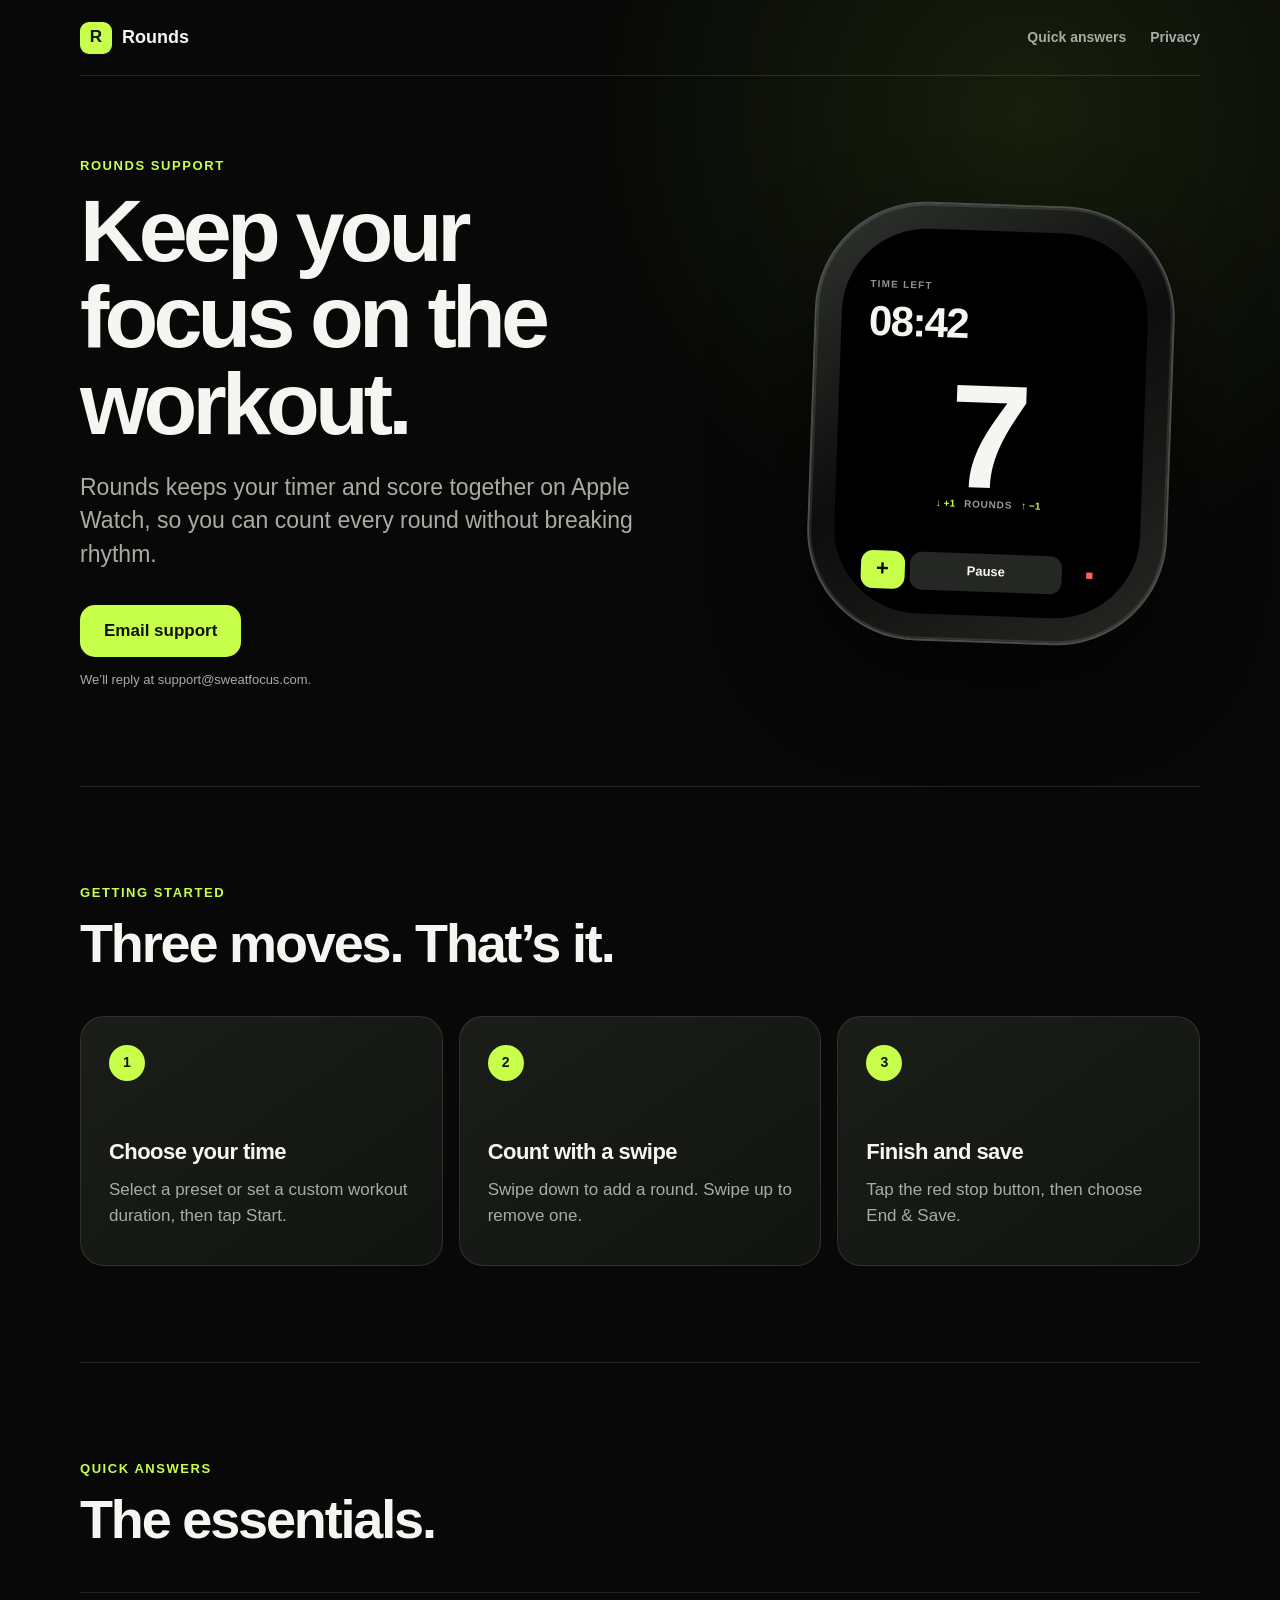
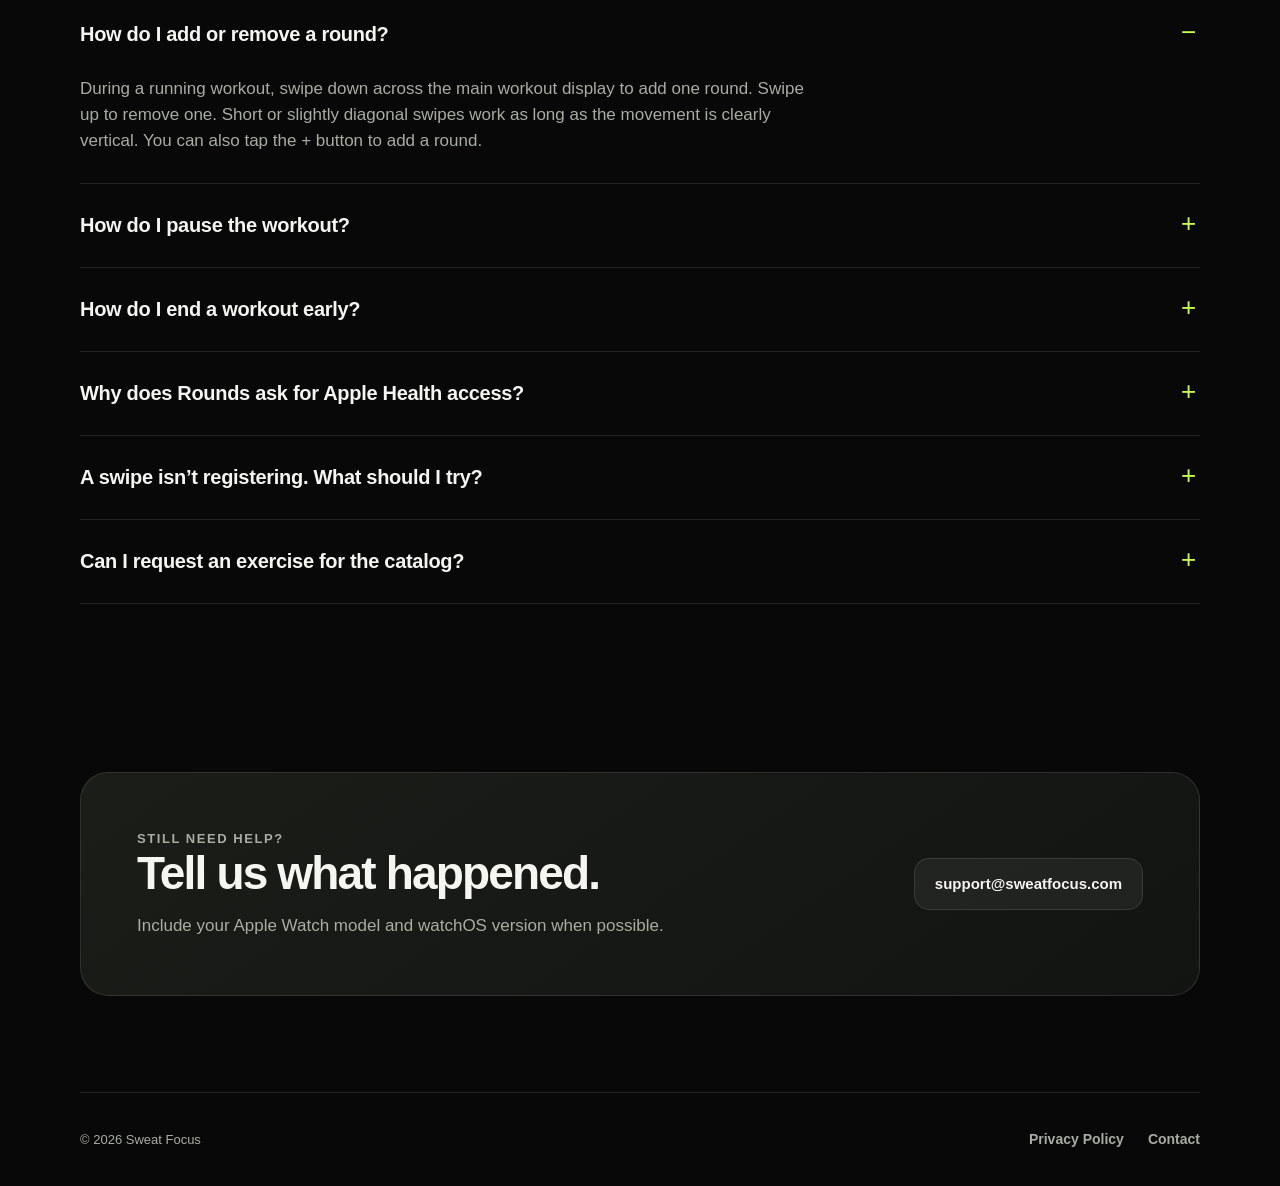
<file: index.html>
<!doctype html>
<html lang="en">
  <head>
    <meta charset="utf-8">
    <meta name="viewport" content="width=device-width, initial-scale=1">
    <meta name="theme-color" content="#070807">
    <meta name="description" content="Support and quick answers for Rounds, the simple AMRAP round tracker for Apple Watch.">
    <title>Rounds Support</title>
    <link rel="stylesheet" href="styles.css">
  </head>
  <body>
    <header class="site-header">
      <a class="brand" href="index.html" aria-label="Rounds support home">
        <span class="brand-mark" aria-hidden="true">R</span>
        <span>Rounds</span>
      </a>
      <nav aria-label="Support navigation">
        <a href="#answers">Quick answers</a>
        <a href="privacy.html">Privacy</a>
      </nav>
    </header>

    <main>
      <section class="hero">
        <div class="hero-copy">
          <p class="eyebrow">Rounds Support</p>
          <h1>Keep your focus on the workout.</h1>
          <p class="lede">
            Rounds keeps your timer and score together on Apple Watch, so you can
            count every round without breaking rhythm.
          </p>
          <a class="primary-button" href="mailto:support@sweatfocus.com?subject=Rounds%20Support">
            Email support
          </a>
          <p class="response-note">We’ll reply at support@sweatfocus.com.</p>
        </div>

        <div class="watch-preview" aria-label="Rounds workout display showing 7 rounds and 8 minutes 42 seconds remaining">
          <div class="watch-screen">
            <div class="time-label">TIME LEFT</div>
            <div class="time">08:42</div>
            <div class="round-count">7</div>
            <div class="round-label"><span>↓ +1</span> ROUNDS <span>↑ −1</span></div>
            <div class="watch-controls" aria-hidden="true">
              <span class="add-control">+</span>
              <span class="pause-control">Pause</span>
              <span class="end-control">■</span>
            </div>
          </div>
        </div>
      </section>

      <section class="steps" aria-labelledby="start-title">
        <div class="section-heading">
          <p class="eyebrow">Getting started</p>
          <h2 id="start-title">Three moves. That’s it.</h2>
        </div>
        <div class="step-grid">
          <article class="step-card">
            <span class="step-number">1</span>
            <h3>Choose your time</h3>
            <p>Select a preset or set a custom workout duration, then tap Start.</p>
          </article>
          <article class="step-card">
            <span class="step-number">2</span>
            <h3>Count with a swipe</h3>
            <p>Swipe down to add a round. Swipe up to remove one.</p>
          </article>
          <article class="step-card">
            <span class="step-number">3</span>
            <h3>Finish and save</h3>
            <p>Tap the red stop button, then choose End &amp; Save.</p>
          </article>
        </div>
      </section>

      <section class="answers" id="answers" aria-labelledby="answers-title">
        <div class="section-heading">
          <p class="eyebrow">Quick answers</p>
          <h2 id="answers-title">The essentials.</h2>
        </div>

        <div class="answer-list">
          <details open>
            <summary>How do I add or remove a round?</summary>
            <p>
              During a running workout, swipe down across the main workout display
              to add one round. Swipe up to remove one. Short or slightly diagonal
              swipes work as long as the movement is clearly vertical. You can also
              tap the + button to add a round.
            </p>
          </details>
          <details>
            <summary>How do I pause the workout?</summary>
            <p>
              Tap Pause at the bottom of the workout screen. The timer and round
              counting stop until you tap Resume.
            </p>
          </details>
          <details>
            <summary>How do I end a workout early?</summary>
            <p>
              Tap the red stop button, then choose End &amp; Save. Choose Cancel to
              keep going, or Discard Workout to end without saving it.
            </p>
          </details>
          <details>
            <summary>Why does Rounds ask for Apple Health access?</summary>
            <p>
              Rounds asks for permission to save completed workouts to Apple Health.
              It does not request permission to read your Health data.
            </p>
          </details>
          <details>
            <summary>A swipe isn’t registering. What should I try?</summary>
            <p>
              Make sure the workout is running rather than paused. Start the gesture
              anywhere on the main timer and round display, then move clearly toward
              the bottom or top of the screen.
            </p>
          </details>
          <details>
            <summary>Can I request an exercise for the catalog?</summary>
            <p>
              Yes. In the iPhone app, open Add Exercise and choose Request an
              Exercise. You can also
              <a href="mailto:support@sweatfocus.com?subject=Rounds%20Exercise%20Request&amp;body=Exercise%20name%3A%0AEquipment%3A%0AVariant%20or%20details%3A%0AOptional%20reference%20link%3A">
                email an exercise request</a>. Include the exercise name, equipment,
              and exact variation. Requests are screened and reviewed before any
              exercise-production work begins.
            </p>
          </details>
        </div>
      </section>

      <section class="contact-card" aria-labelledby="contact-title">
        <div>
          <p class="eyebrow">Still need help?</p>
          <h2 id="contact-title">Tell us what happened.</h2>
          <p>Include your Apple Watch model and watchOS version when possible.</p>
        </div>
        <a class="secondary-button" href="mailto:support@sweatfocus.com?subject=Rounds%20Support">
          support@sweatfocus.com
        </a>
      </section>
    </main>

    <footer>
      <span>© 2026 Sweat Focus</span>
      <div>
        <a href="privacy.html">Privacy Policy</a>
        <a href="mailto:support@sweatfocus.com?subject=Rounds%20Support">Contact</a>
      </div>
    </footer>
  </body>
</html>
</file>
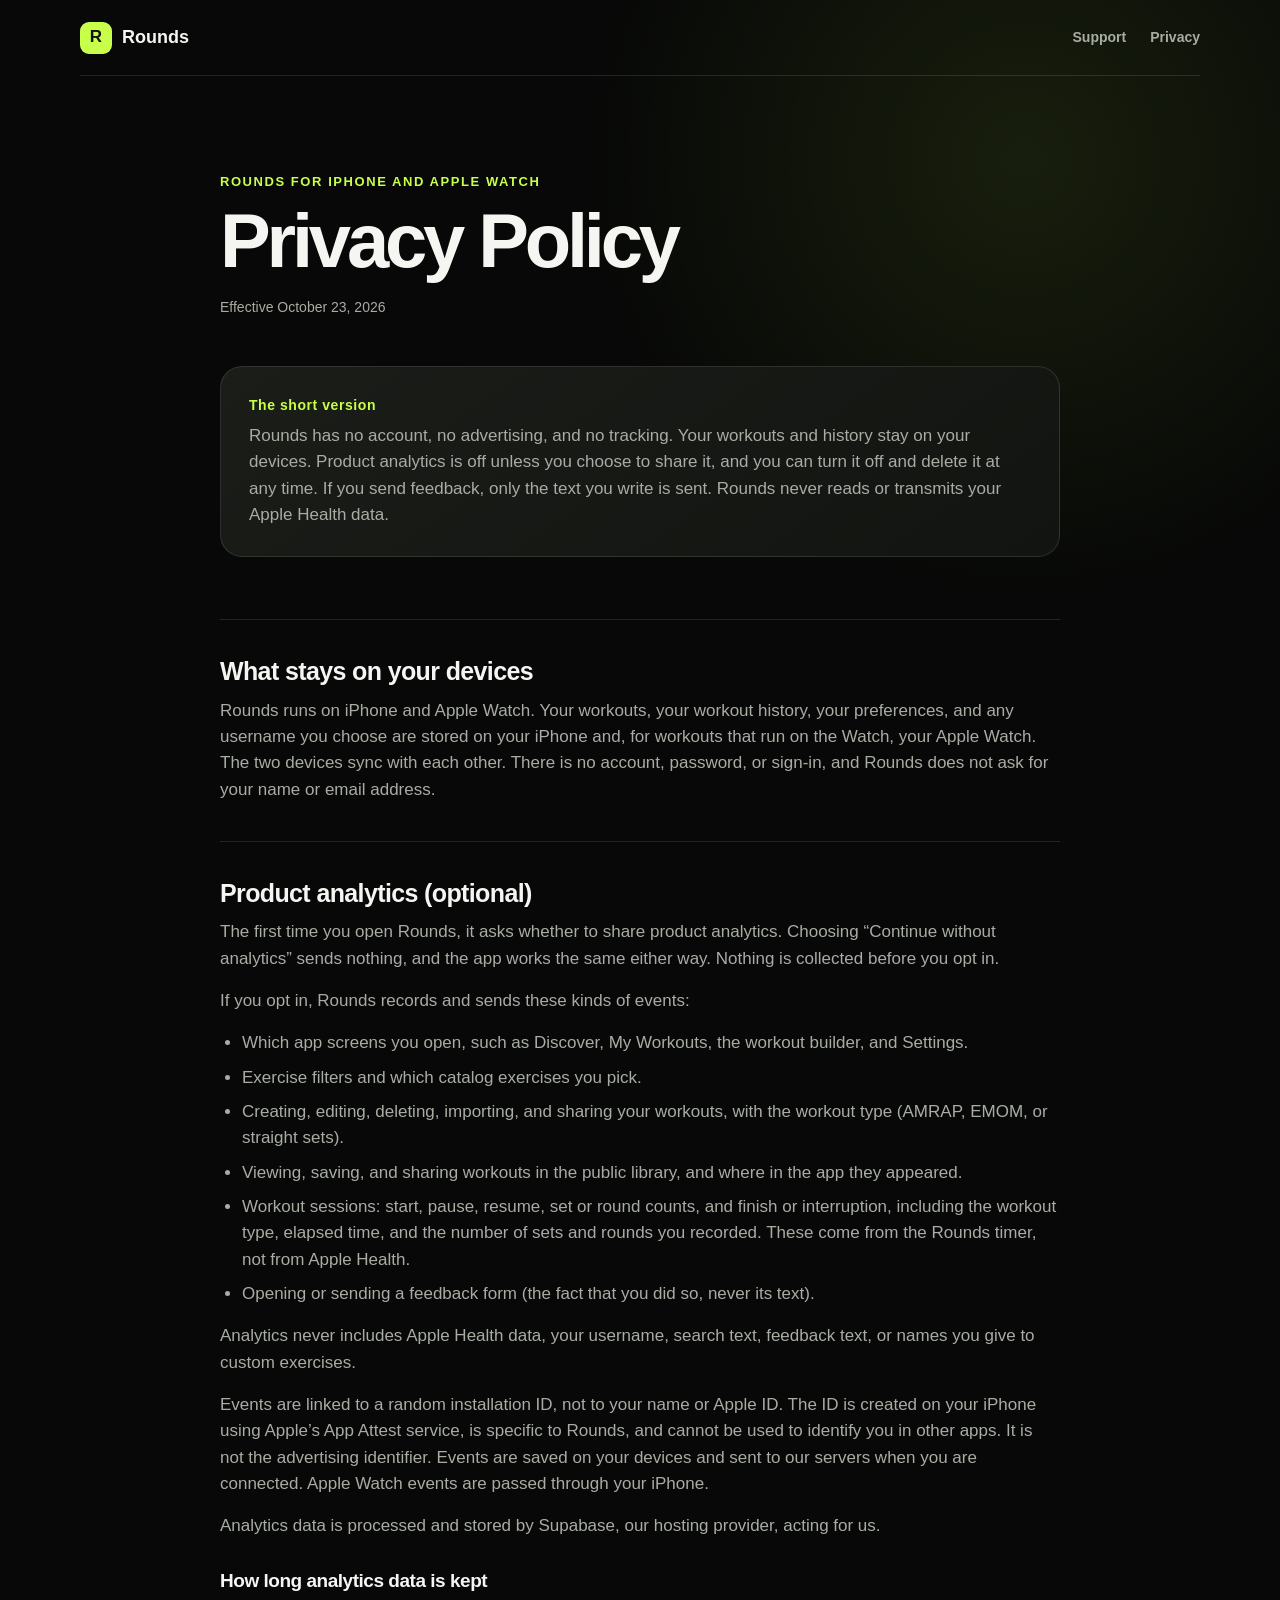
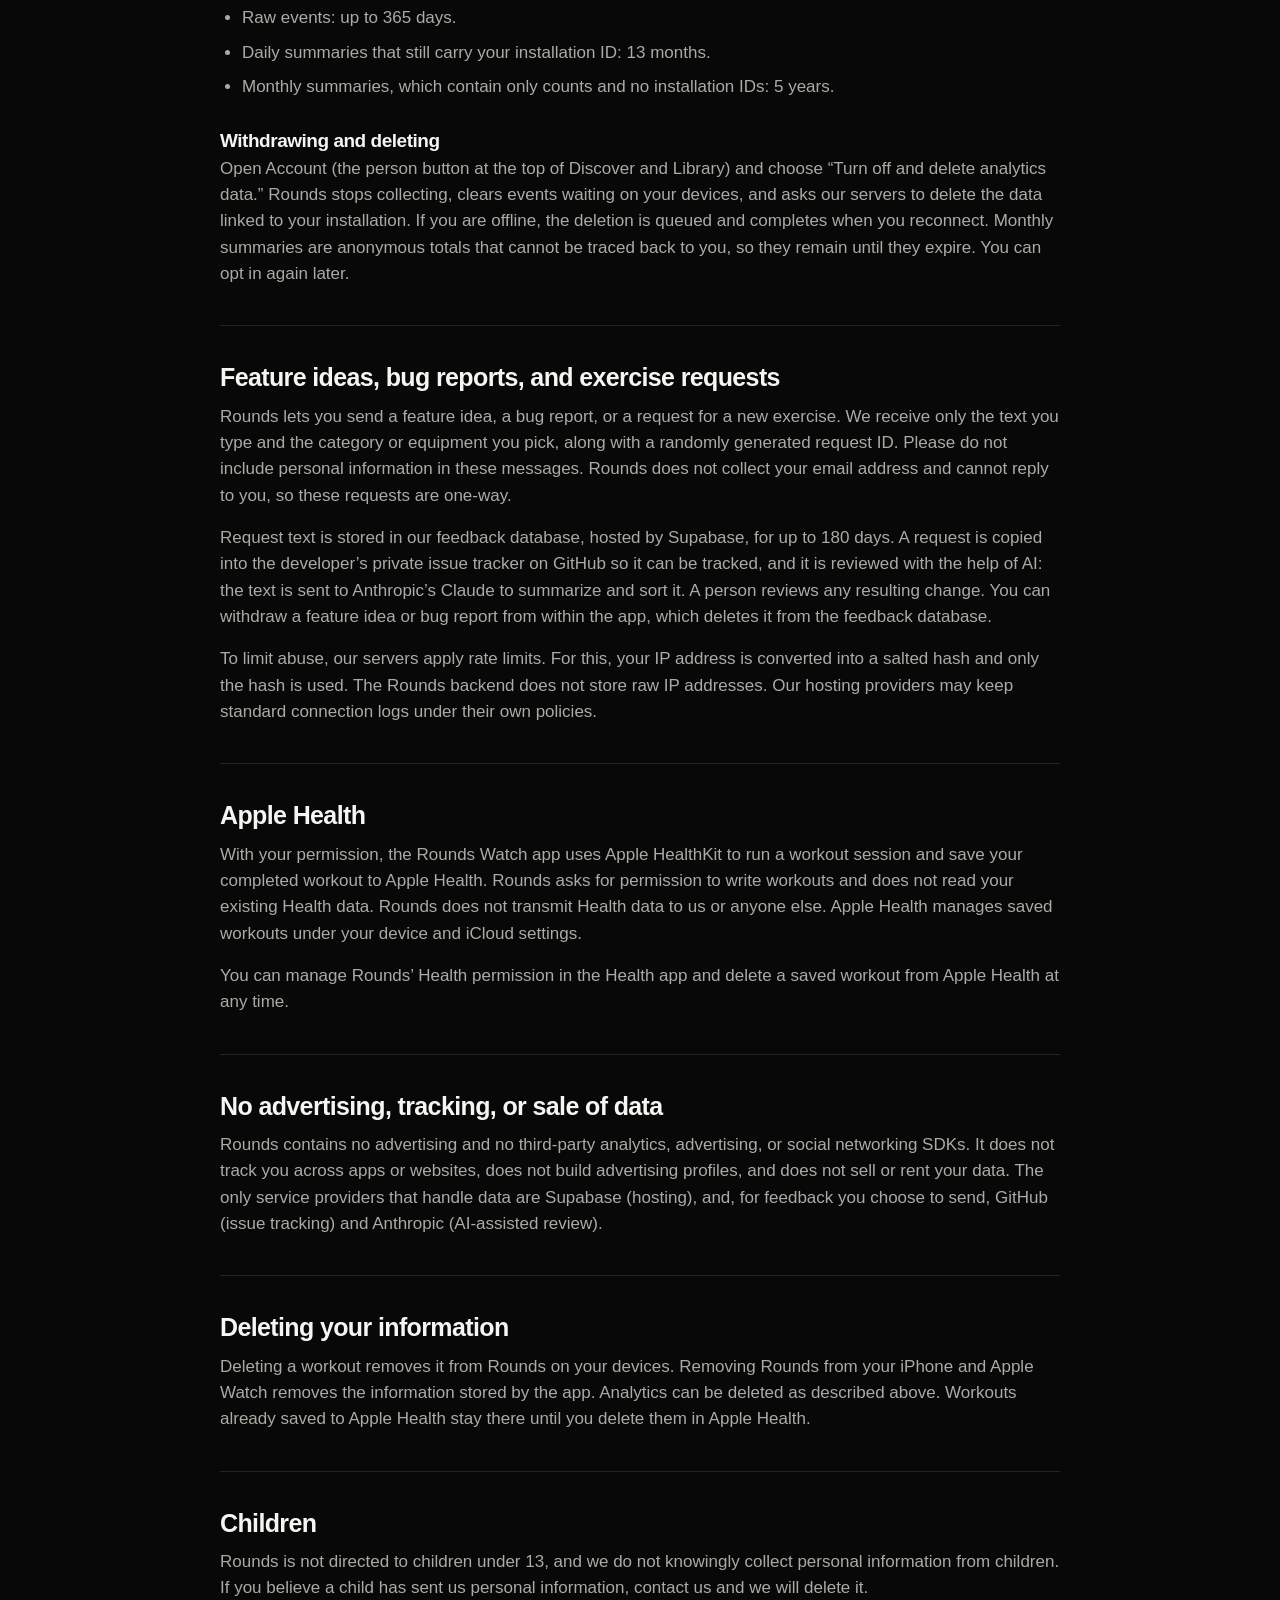
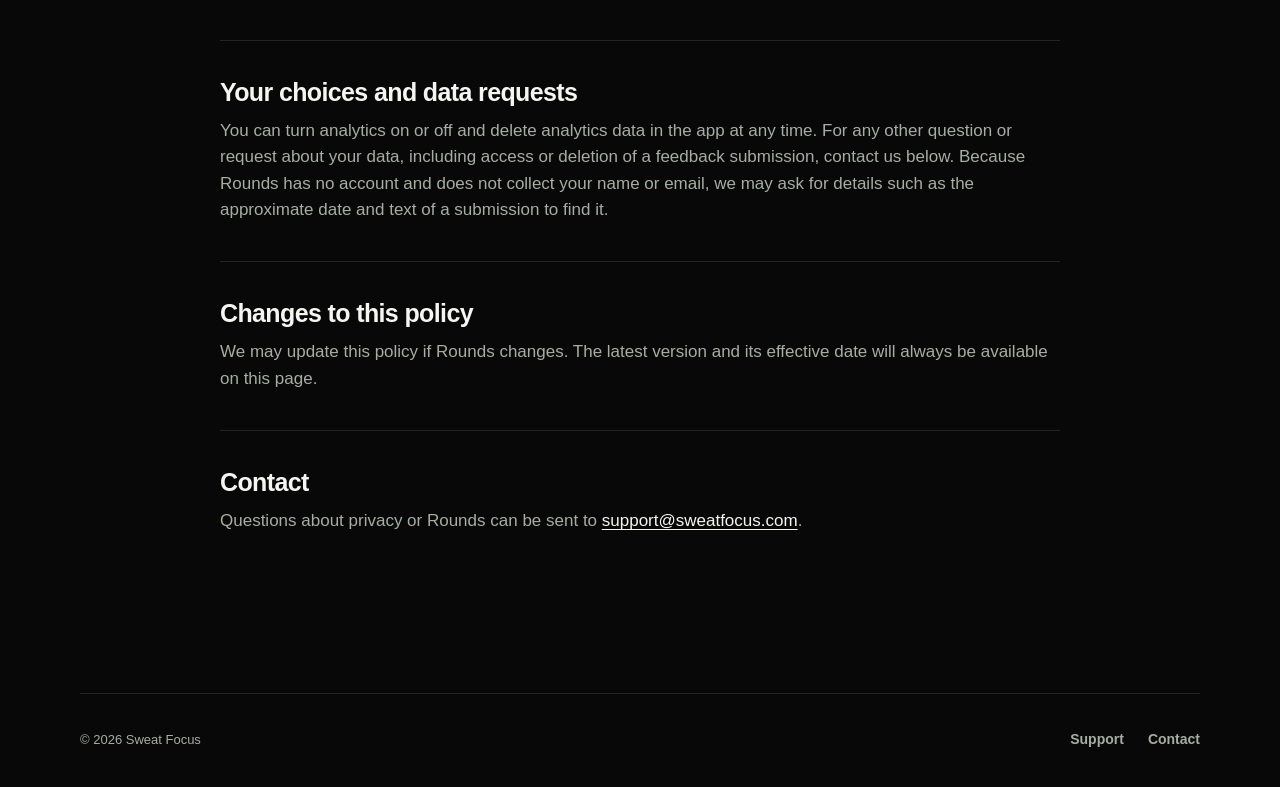
<file: privacy.html>
<!doctype html>
<html lang="en">
  <head>
    <meta charset="utf-8">
    <meta name="viewport" content="width=device-width, initial-scale=1">
    <meta name="theme-color" content="#070807">
    <meta name="description" content="Privacy Policy for Rounds on iPhone and Apple Watch.">
    <title>Privacy Policy — Rounds</title>
    <link rel="stylesheet" href="styles.css">
    <style>
      .policy-content ul { margin: 16px 0 0; padding-left: 22px; color: var(--secondary); }
      .policy-content li + li { margin-top: 8px; }
      .policy-content p + ul, .policy-content ul + p { margin-top: 16px; }
      .policy-content h3 { margin: 26px 0 0; font-size: 19px; }
      .policy-content h3 + ul { margin-top: 10px; }
    </style>
  </head>
  <body>
    <header class="site-header">
      <a class="brand" href="index.html" aria-label="Rounds support home">
        <span class="brand-mark" aria-hidden="true">R</span>
        <span>Rounds</span>
      </a>
      <nav aria-label="Support navigation">
        <a href="index.html">Support</a>
        <a href="privacy.html" aria-current="page">Privacy</a>
      </nav>
    </header>

    <main class="policy-page">
      <div class="policy-heading">
        <p class="eyebrow">Rounds for iPhone and Apple Watch</p>
        <h1>Privacy Policy</h1>
        <p class="updated">Effective October 23, 2026</p>
      </div>

      <div class="privacy-summary">
        <strong>The short version</strong>
        <p>
          Rounds has no account, no advertising, and no tracking. Your workouts and
          history stay on your devices. Product analytics is off unless you choose
          to share it, and you can turn it off and delete it at any time. If you
          send feedback, only the text you write is sent. Rounds never reads or
          transmits your Apple Health data.
        </p>
      </div>

      <article class="policy-content">
        <section>
          <h2>What stays on your devices</h2>
          <p>
            Rounds runs on iPhone and Apple Watch. Your workouts, your workout
            history, your preferences, and any username you choose are stored on your
            iPhone and, for workouts that run on the Watch, your Apple Watch. The two
            devices sync with each other. There is no account, password, or sign-in,
            and Rounds does not ask for your name or email address.
          </p>
        </section>

        <section>
          <h2>Product analytics (optional)</h2>
          <p>
            The first time you open Rounds, it asks whether to share product
            analytics. Choosing “Continue without analytics” sends nothing, and the
            app works the same either way. Nothing is collected before you opt in.
          </p>
          <p>If you opt in, Rounds records and sends these kinds of events:</p>
          <ul>
            <li>Which app screens you open, such as Discover, My Workouts, the workout builder, and Settings.</li>
            <li>Exercise filters and which catalog exercises you pick.</li>
            <li>Creating, editing, deleting, importing, and sharing your workouts, with the workout type (AMRAP, EMOM, or straight sets).</li>
            <li>Viewing, saving, and sharing workouts in the public library, and where in the app they appeared.</li>
            <li>Workout sessions: start, pause, resume, set or round counts, and finish or interruption, including the workout type, elapsed time, and the number of sets and rounds you recorded. These come from the Rounds timer, not from Apple Health.</li>
            <li>Opening or sending a feedback form (the fact that you did so, never its text).</li>
          </ul>
          <p>
            Analytics never includes Apple Health data, your username, search text,
            feedback text, or names you give to custom exercises.
          </p>
          <p>
            Events are linked to a random installation ID, not to your name or
            Apple ID. The ID is created on your iPhone using Apple’s App Attest
            service, is specific to Rounds, and cannot be used to identify you in
            other apps. It is not the advertising identifier. Events are saved on
            your devices and sent to our servers when you are connected. Apple Watch
            events are passed through your iPhone.
          </p>
          <p>
            Analytics data is processed and stored by Supabase, our hosting
            provider, acting for us.
          </p>
          <h3>How long analytics data is kept</h3>
          <ul>
            <li>Raw events: up to 365 days.</li>
            <li>Daily summaries that still carry your installation ID: 13 months.</li>
            <li>Monthly summaries, which contain only counts and no installation IDs: 5 years.</li>
          </ul>
          <h3>Withdrawing and deleting</h3>
          <p>
            Open Account (the person button at the top of Discover and Library) and
            choose “Turn off and delete analytics data.” Rounds stops collecting,
            clears events waiting on your devices, and asks our servers to delete
            the data linked to your installation. If you are offline, the deletion
            is queued and completes when you reconnect. Monthly summaries are
            anonymous totals that cannot be traced back to you, so they remain until
            they expire. You can opt in again later.
          </p>
        </section>

        <section>
          <h2>Feature ideas, bug reports, and exercise requests</h2>
          <p>
            Rounds lets you send a feature idea, a bug report, or a request for a
            new exercise. We receive only the text you type and the category or
            equipment you pick, along with a randomly generated request ID. Please do
            not include personal information in these messages. Rounds does not
            collect your email address and cannot reply to you, so these requests are
            one-way.
          </p>
          <p>
            Request text is stored in our feedback database, hosted by Supabase, for
            up to 180 days. A request is copied into the developer’s private issue
            tracker on GitHub so it can be tracked, and it is reviewed with the help
            of AI: the text is sent to Anthropic’s Claude to summarize and sort it.
            A person reviews any resulting change. You can withdraw a feature idea or
            bug report from within the app, which deletes it from the feedback
            database.
          </p>
          <p>
            To limit abuse, our servers apply rate limits. For this, your IP address
            is converted into a salted hash and only the hash is used. The Rounds
            backend does not store raw IP addresses. Our hosting providers may keep
            standard connection logs under their own policies.
          </p>
        </section>

        <section>
          <h2>Apple Health</h2>
          <p>
            With your permission, the Rounds Watch app uses Apple HealthKit to run a
            workout session and save your completed workout to Apple Health. Rounds
            asks for permission to write workouts and does not read your existing
            Health data. Rounds does not transmit Health data to us or anyone else.
            Apple Health manages saved workouts under your device and iCloud
            settings.
          </p>
          <p>
            You can manage Rounds’ Health permission in the Health app and delete a
            saved workout from Apple Health at any time.
          </p>
        </section>

        <section>
          <h2>No advertising, tracking, or sale of data</h2>
          <p>
            Rounds contains no advertising and no third-party analytics, advertising,
            or social networking SDKs. It does not track you across apps or websites,
            does not build advertising profiles, and does not sell or rent your data.
            The only service providers that handle data are Supabase (hosting), and,
            for feedback you choose to send, GitHub (issue tracking) and Anthropic
            (AI-assisted review).
          </p>
        </section>

        <section>
          <h2>Deleting your information</h2>
          <p>
            Deleting a workout removes it from Rounds on your devices. Removing
            Rounds from your iPhone and Apple Watch removes the information stored by
            the app. Analytics can be deleted as described above. Workouts already
            saved to Apple Health stay there until you delete them in Apple Health.
          </p>
        </section>

        <section>
          <h2>Children</h2>
          <p>
            Rounds is not directed to children under 13, and we do not knowingly
            collect personal information from children. If you believe a child has
            sent us personal information, contact us and we will delete it.
          </p>
        </section>

        <section>
          <h2>Your choices and data requests</h2>
          <p>
            You can turn analytics on or off and delete analytics data in the app at
            any time. For any other question or request about your data, including
            access or deletion of a feedback submission, contact us below. Because
            Rounds has no account and does not collect your name or email, we may ask
            for details such as the approximate date and text of a submission to find
            it.
          </p>
        </section>

        <section>
          <h2>Changes to this policy</h2>
          <p>
            We may update this policy if Rounds changes. The latest version and its
            effective date will always be available on this page.
          </p>
        </section>

        <section>
          <h2>Contact</h2>
          <p>
            Questions about privacy or Rounds can be sent to
            <a href="mailto:support@sweatfocus.com?subject=Rounds%20Privacy">support@sweatfocus.com</a>.
          </p>
        </section>
      </article>
    </main>

    <footer>
      <span>© 2026 Sweat Focus</span>
      <div>
        <a href="index.html">Support</a>
        <a href="mailto:support@sweatfocus.com?subject=Rounds%20Support">Contact</a>
      </div>
    </footer>
  </body>
</html>
</file>
<file: styles.css>
:root {
  color-scheme: dark;
  --background: #070807;
  --surface: #121411;
  --surface-raised: #1a1d18;
  --border: rgba(255, 255, 255, 0.11);
  --text: #f5f6f2;
  --secondary: #a8ada4;
  --accent: #c7ff4a;
  --accent-strong: #aee82b;
  --danger: #ff6259;
  --max-width: 1120px;
}

* {
  box-sizing: border-box;
}

html {
  scroll-behavior: smooth;
}

body {
  margin: 0;
  background:
    radial-gradient(circle at 80% 4%, rgba(199, 255, 74, 0.09), transparent 28rem),
    var(--background);
  color: var(--text);
  font-family: -apple-system, BlinkMacSystemFont, "SF Pro Display", "Helvetica Neue", sans-serif;
  font-size: 17px;
  line-height: 1.55;
  -webkit-font-smoothing: antialiased;
}

a {
  color: inherit;
}

.site-header,
main,
footer {
  width: min(calc(100% - 40px), var(--max-width));
  margin-inline: auto;
}

.site-header {
  min-height: 76px;
  display: flex;
  align-items: center;
  justify-content: space-between;
  gap: 24px;
  border-bottom: 1px solid var(--border);
}

.brand {
  display: inline-flex;
  align-items: center;
  gap: 10px;
  color: var(--text);
  font-size: 18px;
  font-weight: 700;
  text-decoration: none;
}

.brand-mark {
  width: 32px;
  height: 32px;
  display: grid;
  place-items: center;
  border-radius: 9px;
  background: var(--accent);
  color: #11140c;
  font-size: 17px;
  font-weight: 800;
}

nav,
footer div {
  display: flex;
  align-items: center;
  gap: 24px;
}

nav a,
footer a {
  color: var(--secondary);
  font-size: 14px;
  font-weight: 600;
  text-decoration: none;
}

nav a:hover,
nav a:focus-visible,
footer a:hover,
footer a:focus-visible,
.policy-content a:hover,
.policy-content a:focus-visible {
  color: var(--accent);
}

.hero {
  min-height: 650px;
  display: grid;
  grid-template-columns: minmax(0, 1.18fr) minmax(300px, 0.82fr);
  align-items: center;
  gap: clamp(48px, 8vw, 110px);
  padding: 80px 0 96px;
}

.eyebrow {
  margin: 0 0 12px;
  color: var(--accent);
  font-size: 13px;
  font-weight: 750;
  letter-spacing: 0.12em;
  text-transform: uppercase;
}

h1,
h2,
h3,
p {
  margin-top: 0;
}

h1 {
  max-width: 760px;
  margin-bottom: 24px;
  font-size: clamp(50px, 7.2vw, 88px);
  font-weight: 760;
  letter-spacing: -0.055em;
  line-height: 0.98;
}

.lede {
  max-width: 620px;
  margin-bottom: 34px;
  color: var(--secondary);
  font-size: clamp(19px, 2.1vw, 23px);
  line-height: 1.45;
}

.primary-button,
.secondary-button {
  min-height: 52px;
  display: inline-flex;
  align-items: center;
  justify-content: center;
  border-radius: 15px;
  font-weight: 750;
  text-decoration: none;
  transition: transform 160ms ease, background 160ms ease;
}

.primary-button {
  padding: 0 24px;
  background: var(--accent);
  color: #10130b;
}

.primary-button:hover,
.primary-button:focus-visible {
  background: var(--accent-strong);
  transform: translateY(-1px);
}

.response-note {
  margin: 13px 0 0;
  color: var(--secondary);
  font-size: 13px;
}

.watch-preview {
  width: min(100%, 360px);
  aspect-ratio: 0.82;
  justify-self: center;
  padding: 25px;
  border: 2px solid #4b4f49;
  border-radius: 31% / 25%;
  background: linear-gradient(145deg, #30332f, #0c0d0c 48%, #262824);
  box-shadow:
    0 40px 90px rgba(0, 0, 0, 0.55),
    inset 0 0 0 2px rgba(255, 255, 255, 0.1);
  transform: rotate(2deg);
}

.watch-screen {
  height: 100%;
  padding: 16% 9% 8%;
  display: flex;
  flex-direction: column;
  align-items: center;
  border-radius: 28% / 22%;
  background: #000;
  overflow: hidden;
}

.time-label {
  align-self: flex-start;
  color: #8f948d;
  font-size: 10px;
  font-weight: 800;
  letter-spacing: 0.12em;
}

.time {
  align-self: flex-start;
  margin-top: -3px;
  font-size: clamp(28px, 4vw, 42px);
  font-variant-numeric: tabular-nums;
  font-weight: 750;
  letter-spacing: -0.04em;
}

.round-count {
  margin: auto 0 -8px;
  font-size: clamp(94px, 14vw, 148px);
  font-variant-numeric: tabular-nums;
  font-weight: 780;
  line-height: 0.92;
}

.round-label {
  display: flex;
  gap: 9px;
  color: #969b93;
  font-size: 10px;
  font-weight: 800;
  letter-spacing: 0.08em;
}

.round-label span {
  color: var(--accent);
  letter-spacing: 0;
}

.watch-controls {
  width: 100%;
  display: grid;
  grid-template-columns: 44px 1fr 44px;
  gap: 5px;
  margin-top: auto;
  padding-top: 12%;
  font-size: 13px;
  font-weight: 750;
}

.watch-controls span {
  min-height: 38px;
  display: grid;
  place-items: center;
  border-radius: 12px;
}

.add-control {
  background: var(--accent);
  color: #0b0d08;
  font-size: 22px;
}

.pause-control {
  background: #252724;
}

.end-control {
  color: var(--danger);
}

.steps,
.answers {
  padding: 96px 0;
  border-top: 1px solid var(--border);
}

.section-heading {
  max-width: 640px;
  margin-bottom: 44px;
}

h2 {
  margin-bottom: 16px;
  font-size: clamp(34px, 4.6vw, 54px);
  font-weight: 740;
  letter-spacing: -0.04em;
  line-height: 1.05;
}

.step-grid {
  display: grid;
  grid-template-columns: repeat(3, 1fr);
  gap: 16px;
}

.step-card,
.contact-card,
.privacy-summary {
  border: 1px solid var(--border);
  background: linear-gradient(145deg, var(--surface-raised), var(--surface));
}

.step-card {
  min-height: 250px;
  padding: 28px;
  border-radius: 24px;
}

.step-number {
  width: 36px;
  height: 36px;
  display: grid;
  place-items: center;
  margin-bottom: 54px;
  border-radius: 50%;
  background: var(--accent);
  color: #11140c;
  font-size: 14px;
  font-weight: 800;
}

h3 {
  margin-bottom: 8px;
  font-size: 22px;
  letter-spacing: -0.025em;
}

.step-card p,
.contact-card p,
.policy-content p,
.privacy-summary p {
  margin-bottom: 0;
  color: var(--secondary);
}

.answer-list {
  border-top: 1px solid var(--border);
}

details {
  border-bottom: 1px solid var(--border);
}

summary {
  padding: 26px 42px 26px 0;
  position: relative;
  cursor: pointer;
  list-style: none;
  font-size: 20px;
  font-weight: 700;
  letter-spacing: -0.015em;
}

summary::-webkit-details-marker {
  display: none;
}

summary::after {
  content: "+";
  position: absolute;
  right: 4px;
  color: var(--accent);
  font-size: 26px;
  font-weight: 400;
  line-height: 1;
}

details[open] summary::after {
  content: "−";
}

details p {
  max-width: 780px;
  padding: 0 48px 28px 0;
  margin-bottom: 0;
  color: var(--secondary);
}

.contact-card {
  margin: 72px auto 96px;
  padding: clamp(30px, 5vw, 56px);
  display: flex;
  align-items: center;
  justify-content: space-between;
  gap: 40px;
  border-radius: 28px;
}

.contact-card h2 {
  font-size: clamp(30px, 4vw, 46px);
}

.secondary-button {
  flex: 0 0 auto;
  padding: 0 20px;
  border: 1px solid var(--border);
  background: rgba(255, 255, 255, 0.06);
  font-size: 15px;
}

.secondary-button:hover,
.secondary-button:focus-visible {
  border-color: rgba(199, 255, 74, 0.5);
  background: rgba(199, 255, 74, 0.08);
}

footer {
  min-height: 94px;
  display: flex;
  align-items: center;
  justify-content: space-between;
  gap: 24px;
  border-top: 1px solid var(--border);
  color: var(--secondary);
  font-size: 13px;
}

.policy-page {
  max-width: 840px;
  padding: 96px 0 120px;
}

.policy-heading {
  margin-bottom: 48px;
}

.policy-heading h1 {
  margin-bottom: 18px;
  font-size: clamp(48px, 7vw, 76px);
}

.updated {
  color: var(--secondary);
  font-size: 14px;
}

.privacy-summary {
  margin-bottom: 62px;
  padding: 28px;
  border-radius: 22px;
}

.privacy-summary strong {
  display: block;
  margin-bottom: 6px;
  color: var(--accent);
  font-size: 14px;
  letter-spacing: 0.04em;
}

.policy-content section {
  padding: 38px 0;
  border-top: 1px solid var(--border);
}

.policy-content h2 {
  margin-bottom: 13px;
  font-size: 25px;
  letter-spacing: -0.025em;
}

.policy-content p + p {
  margin-top: 16px;
}

.policy-content a {
  color: var(--text);
  text-underline-offset: 3px;
}

@media (max-width: 800px) {
  .hero {
    grid-template-columns: 1fr;
    padding-top: 70px;
  }

  .watch-preview {
    width: min(82vw, 350px);
  }

  .step-grid {
    grid-template-columns: 1fr;
  }

  .step-card {
    min-height: 0;
  }

  .step-number {
    margin-bottom: 36px;
  }

  .contact-card {
    align-items: flex-start;
    flex-direction: column;
  }
}

@media (max-width: 560px) {
  .site-header,
  main,
  footer {
    width: min(calc(100% - 28px), var(--max-width));
  }

  .site-header {
    min-height: 68px;
  }

  nav {
    gap: 16px;
  }

  nav a:first-child {
    display: none;
  }

  .hero {
    min-height: 0;
    padding: 60px 0 78px;
  }

  h1 {
    font-size: 48px;
  }

  .steps,
  .answers {
    padding: 74px 0;
  }

  summary {
    font-size: 18px;
  }

  .contact-card {
    margin-bottom: 72px;
  }

  .secondary-button {
    width: 100%;
    font-size: 14px;
  }

  footer {
    padding: 26px 0;
    align-items: flex-start;
    flex-direction: column;
  }

  .policy-page {
    padding: 72px 0 90px;
  }
}

@media (prefers-reduced-motion: reduce) {
  html {
    scroll-behavior: auto;
  }

  *,
  *::before,
  *::after {
    transition-duration: 0.01ms !important;
  }
}
</file>
